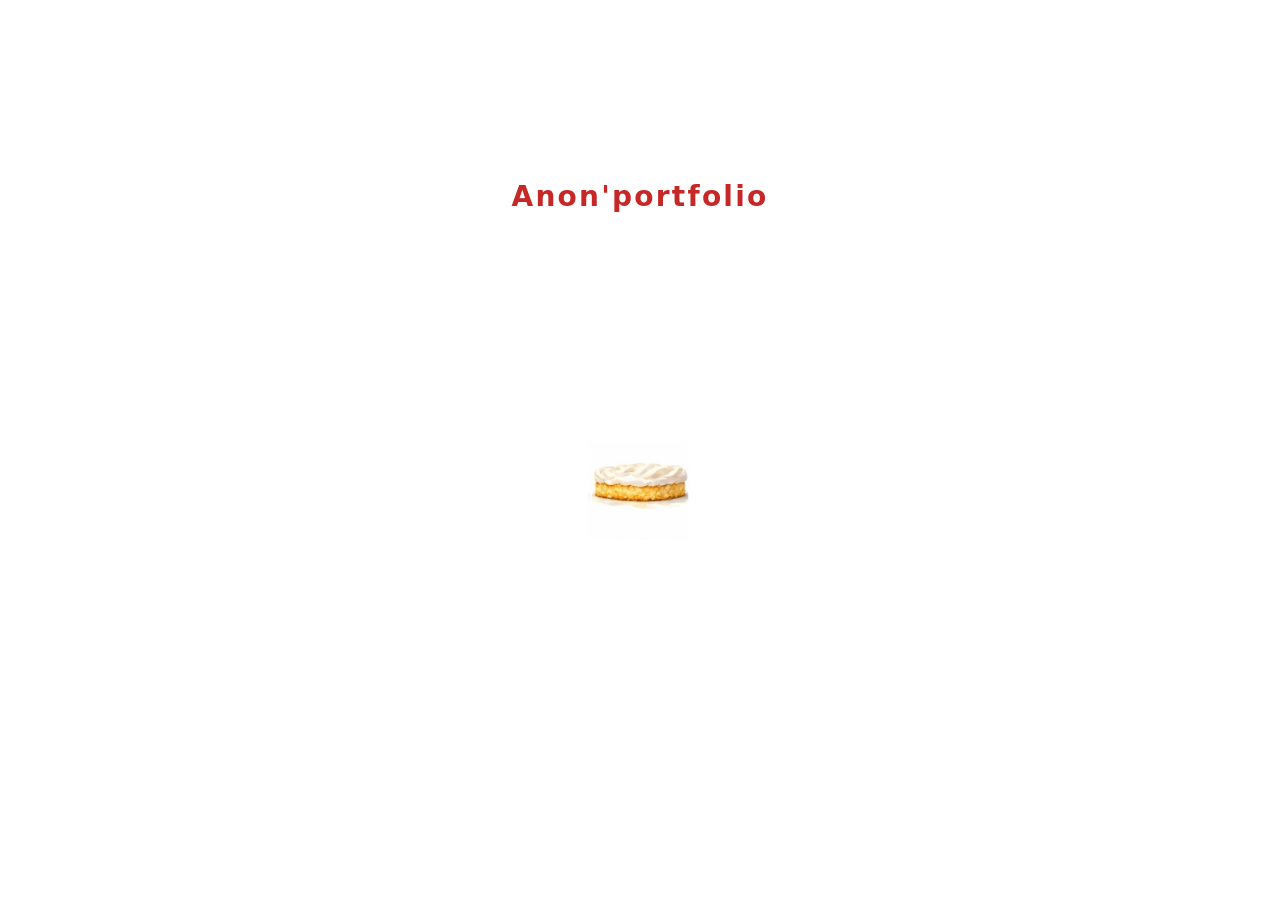
<file: index.html>
<!DOCTYPE html>
<html lang="ja">
<head>
  <meta charset="UTF-8">
  <title>Anon'portfolio</title>
  <link rel="stylesheet" href="style.css">
</head>
<body>

  <h1>Anon'portfolio</h1>

  <div class="cake-container">
  
  </div>

  <script src="script.js"></script>
</body>
</html>
</file>
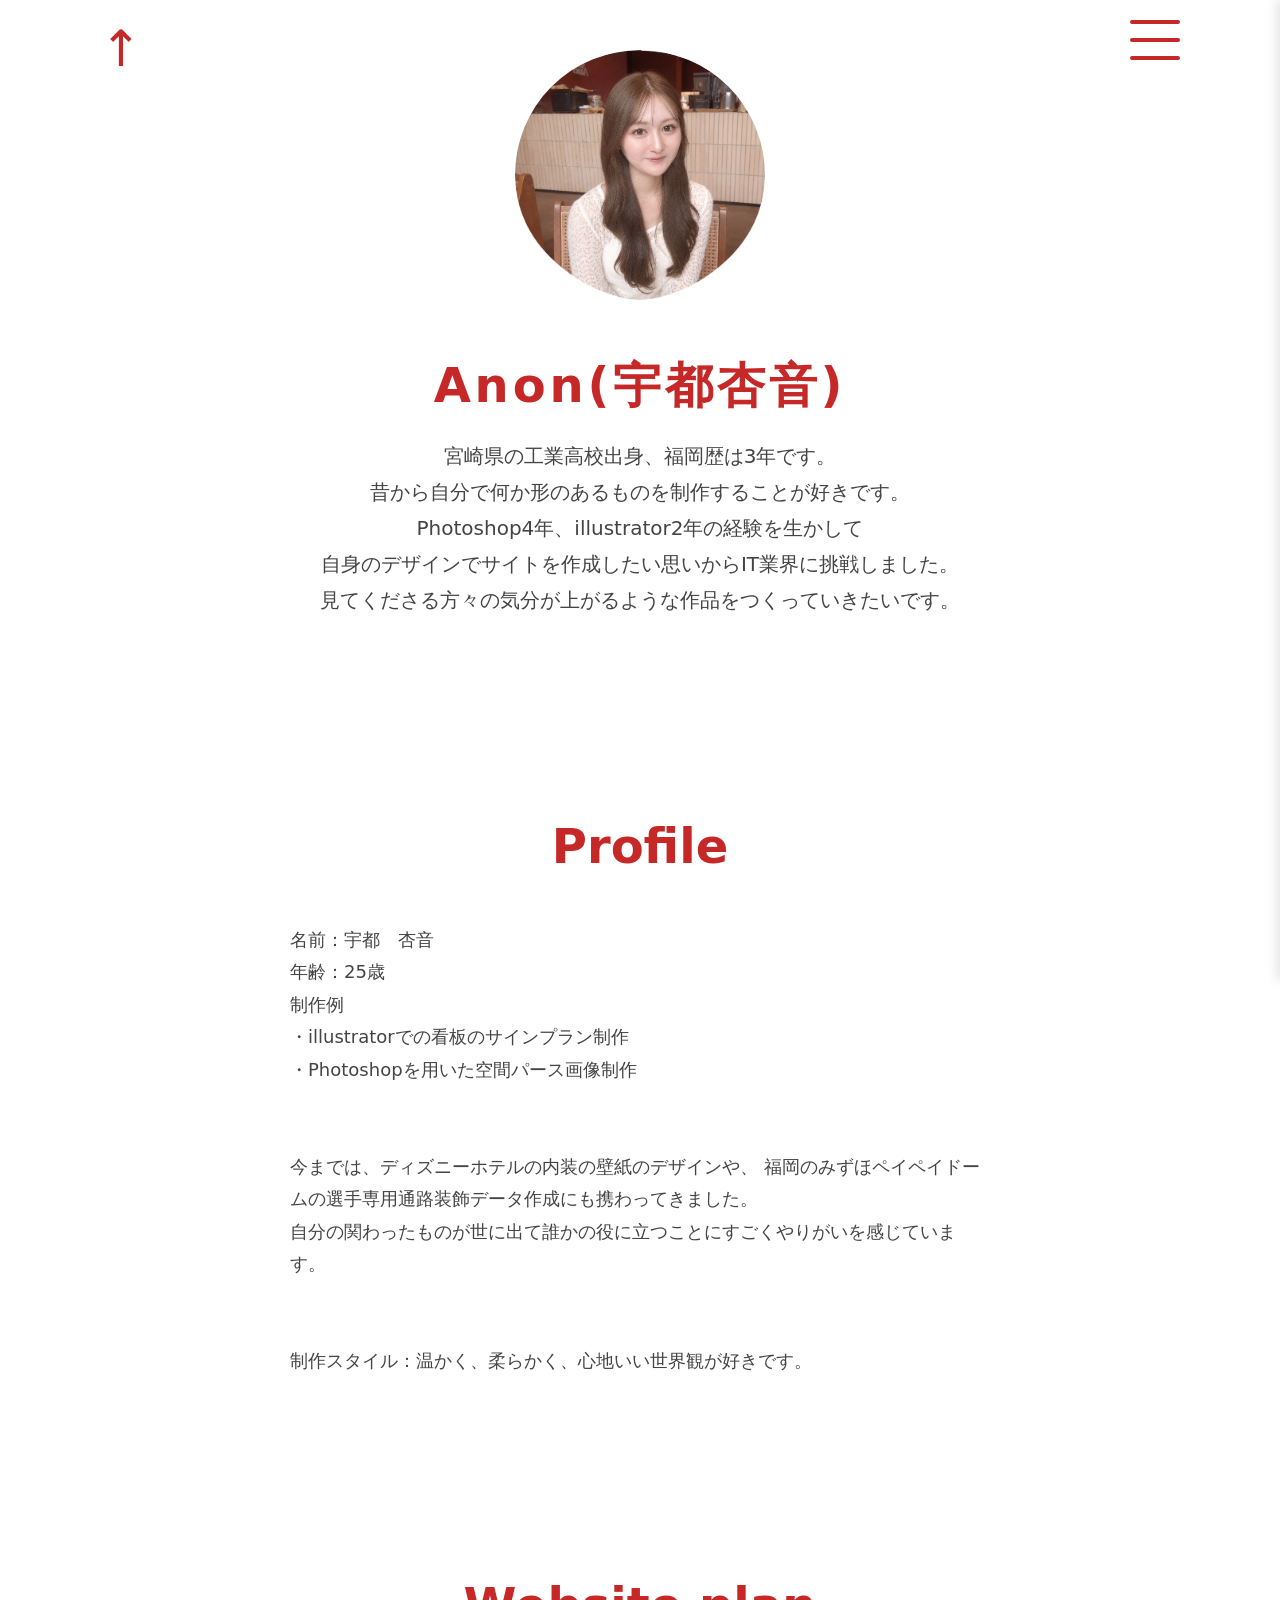
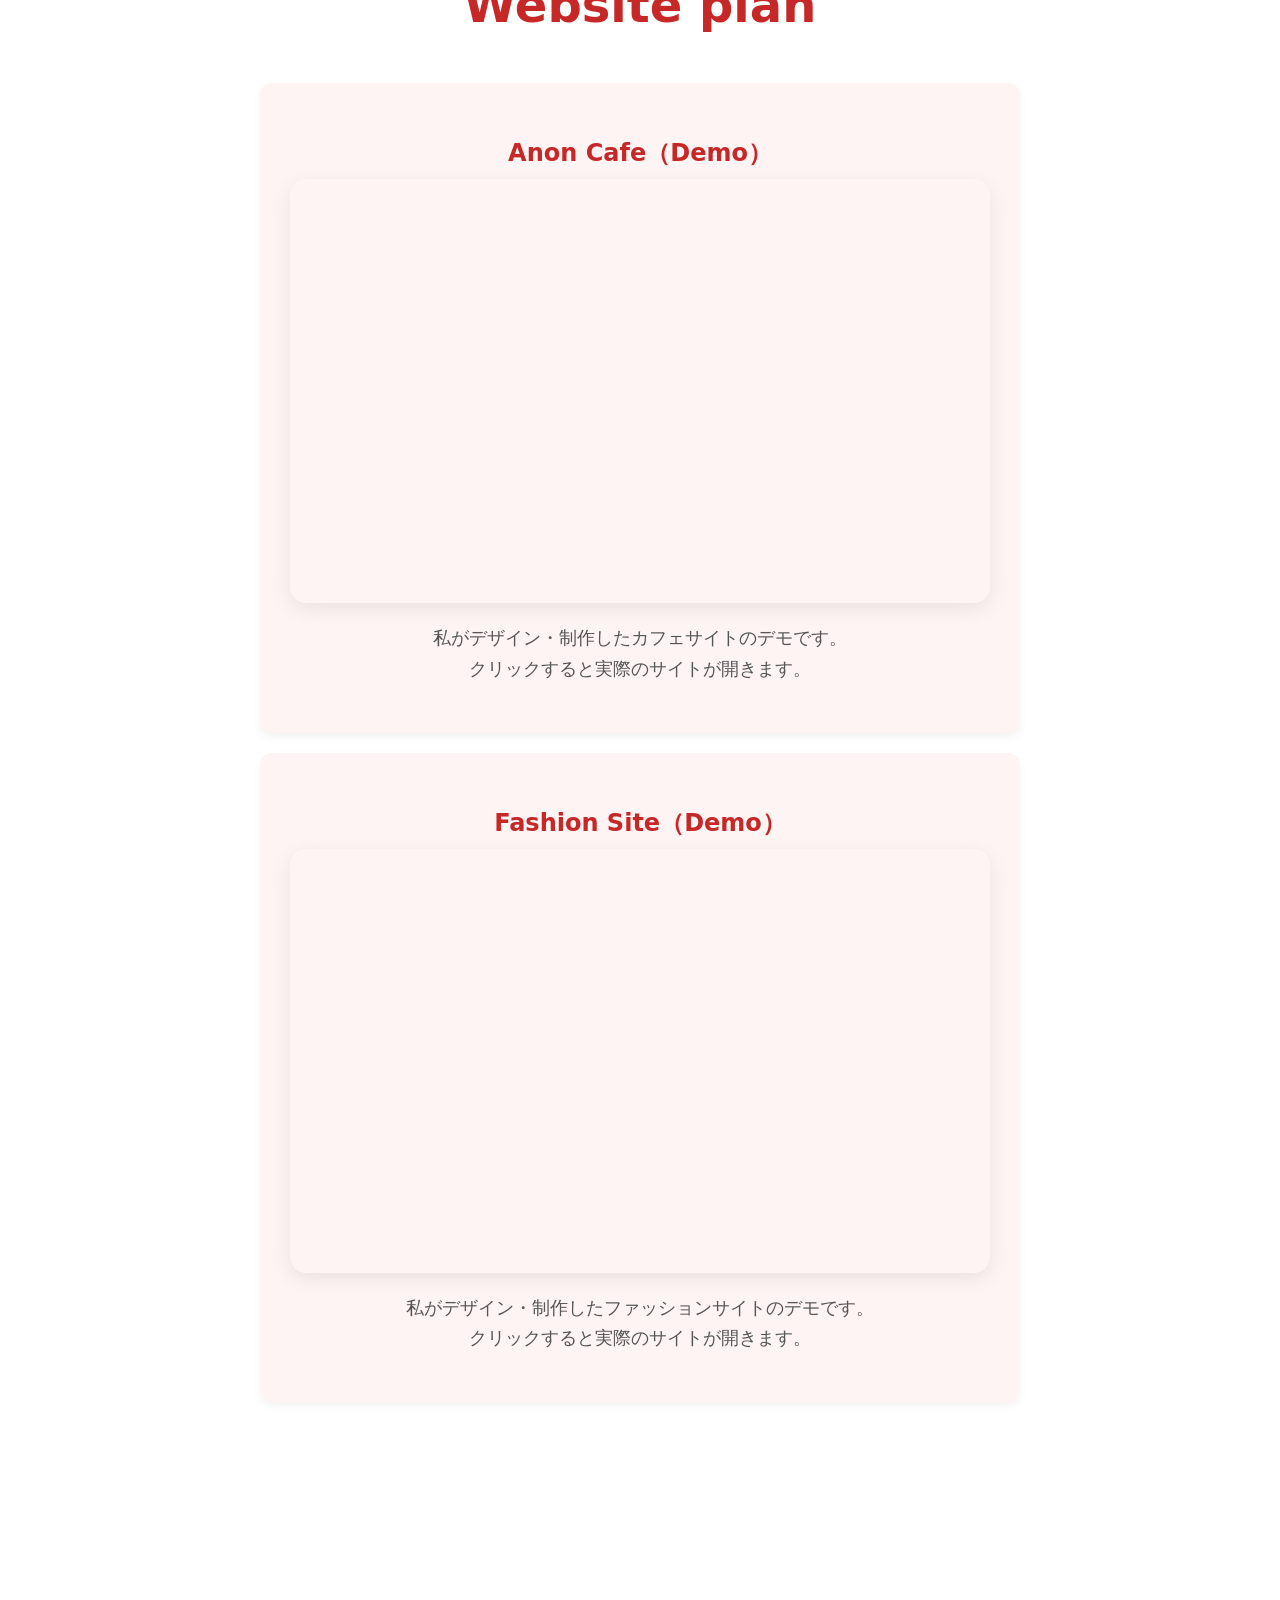
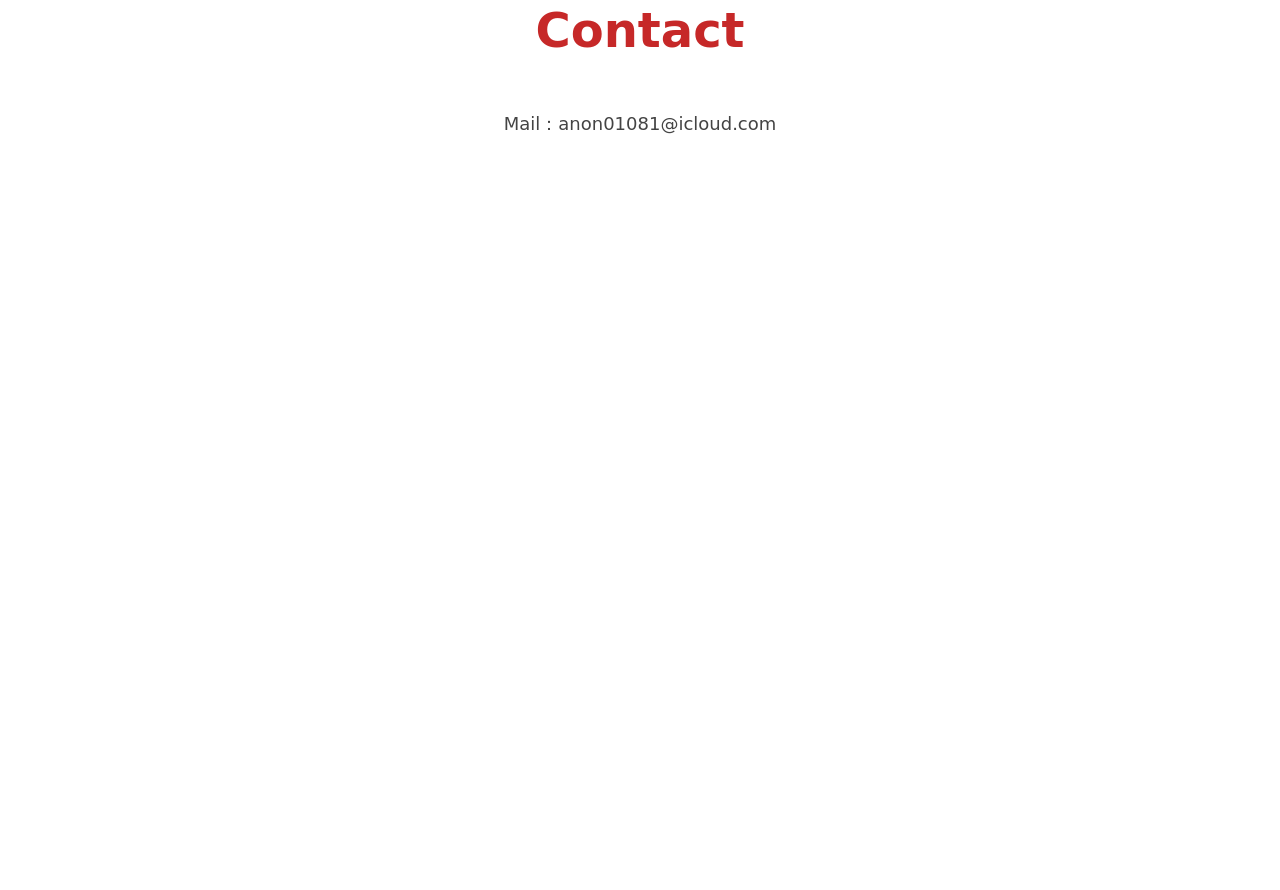
<file: home.html>
<!DOCTYPE html>
<html lang="ja">
<head>
  <meta charset="UTF-8">
  <meta name="viewport" content="width=device-width, initial-scale=1.0">
  <title>Anon' Portfolio</title>

  <!-- 共通CSS -->
  <link rel="stylesheet" href="style.css">

  <!-- HP専用CSS -->
  <link rel="stylesheet" href="home.css">
</head>
<body>

  <!-- 左上：トップへ戻る、右上：ハンバーガー -->
  <div class="header-icons">
    <div class="back-arrow" onclick="window.scrollTo({ top: 0, behavior: 'smooth' })">↑</div>

    <div class="hamburger" id="hamburger">
      <span></span>
      <span></span>
      <span></span>
    </div>
  </div>

  <!-- ハンバーガーメニュー -->
  <nav class="menu" id="menu">
    <ul>
      <li><a href="#profile">プロフィール</a></li>
      <li><a href="#works">作品一覧</a></li>
      <li><a href="#contact">お問い合わせ</a></li>
    </ul>
  </nav>

  <!-- メインコンテンツ -->
  <main class="content">
    <!-- Profile画像 -->
    <div class="profile-image fadein">
    <img src="profile.png" alt="プロフィール画像">
    </div>


    <!-- Hero セクション -->
    <section class="hero fadein">
      <h1 class="hero-title">Anon(宇都杏音)</h1>
      <p class="hero-copy">
        宮崎県の工業高校出身、福岡歴は3年です。<br>
        昔から自分で何か形のあるものを制作することが好きです。<br>
        Photoshop4年、illustrator2年の経験を生かして<br>
        自身のデザインでサイトを作成したい思いからIT業界に挑戦しました。<br>
        見てくださる方々の気分が上がるような作品をつくっていきたいです。
      </p>
    </section>

    <!-- Profile セクション -->
    <section class="profile fadein" id="profile">
      <h2 class="section-title">Profile</h2>
      <p class="profile-text">
        名前：宇都　杏音<br>
        年齢：25歳<br>
        制作例<br>
        ・illustratorでの看板のサインプラン制作<br>
        ・Photoshopを用いた空間パース画像制作<br>
        <br>
        <br>
        今までは、ディズニーホテルの内装の壁紙のデザインや、
        福岡のみずほペイペイドームの選手専用通路装飾データ作成にも携わってきました。<br>
自分の関わったものが世に出て誰かの役に立つことにすごくやりがいを感じています。
        <br>
<br>
<br>
        制作スタイル：温かく、柔らかく、心地いい世界観が好きです。<br>
      </p>
    </section>

    <!-- Works セクション -->
    <section class="works fadein" id="works">
      <h2 class="section-title">Website plan</h2>

      <div class="work-item fadein">
  <h3 class="work-title">Anon Cafe（Demo）</h3>

  <div class="iframe-wrap">
    <a href="https://ann081-onn.github.io/anon-cafe/" 
       target="_blank" 
       class="iframe-link"></a>

    <iframe 
      src="https://ann081-onn.github.io/anon-cafe/" 
      class="work-iframe">
    </iframe>
  </div>

  <p class="work-desc">
    私がデザイン・制作したカフェサイトのデモです。<br>
    クリックすると実際のサイトが開きます。
  </p>
</div>

<div class="work-item fadein">
  <h3 class="work-title">Fashion Site（Demo）</h3>

  <div class="iframe-wrap">
    <a href="https://ann081-onn.github.io/fashion-site/" 
       target="_blank" 
       class="iframe-link"></a>

    <iframe 
      src="https://ann081-onn.github.io/fashion-site/" 
      class="work-iframe">
    </iframe>
  </div>

  <p class="work-desc">
    私がデザイン・制作したファッションサイトのデモです。<br>
    クリックすると実際のサイトが開きます。
  </p>
</div>



    </section>

    <!-- Contact セクション -->
<section class="contact" id="contact">

      <h2 class="section-title">Contact</h2>
      <p class="contact-text">
        
        Mail：anon01081@icloud.com<br>
      </p>
    </section>

  </main>

  <div class="bottom-space"></div>


  <!-- JS -->
  <script src="home.js"></script>

  <!-- スクロールアニメーション -->
  <script>
    const fadeElems = document.querySelectorAll('.fadein');

    const fadeInOnScroll = () => {
      fadeElems.forEach(elem => {
        const rect = elem.getBoundingClientRect();
        if (rect.top < window.innerHeight - 100) {
          elem.classList.add('show');
        }
      });
    };

    window.addEventListener('scroll', fadeInOnScroll);
    window.addEventListener('load', fadeInOnScroll);
  </script>

</body>
</html>
</file>
<file: style.css>
body {
  margin: 0;
  padding: 0;
  width: 100%;
  height: 100vh;
  overflow-x: hidden;

  display: flex;
  flex-direction: column;
  align-items: center;     /* 横だけ中央揃え */
  justify-content: flex-start; /* ← これで上から並ぶ */

  background: #ffffff;
  color: #c62828;
  font-family: "Hiragino Sans", "Yu Gothic", system-ui, sans-serif;
}


h1 {
  margin-top: 180px;
  margin-bottom: 20px;
  font-size: 28px;
  letter-spacing: 0.08em;
  z-index: 10;

  opacity: 0;
  animation: fadeInTitle 1.2s ease-out forwards;
}

@keyframes fadeInTitle {
  0% {
    opacity: 0;
    transform: translateY(-20px);
  }
  100% {
    opacity: 1;
    transform: translateY(0);
  }
}



.cake-container {
  position: absolute;
  top: 50%;
  transform: translateY(-50%); /* ← 完全に中央に来る */
  width: 800px;
  height: 800px;
}

.cake-img {
  position: absolute;
  top: 0;
  left: 0;
  width: 800px;
  height: 800px;
  object-fit: contain;

  opacity: 0;
  transform: scale(1.05); /* ← 少し大きくしてふわっと感 */
  transition: opacity 1.6s ease, transform 1.6s ease; /* ← ゆっくり柔らかく */
}

.cake-img.show {
  opacity: 1;
  transform: scale(1); /* ← ふわっと縮んでくる */
}
</file>
<file: home.css>
/* HP のレイアウトをトップページの中央寄せから解除 */
body {
  display: block !important;
  margin: 0;
  padding: 0;
  width: 100%;
}

/* 左右のアイコン配置 */
.header-icons {
  position: fixed;
  top: 20px;
  left: 0;
  right: 0;
  width: 100%;
  display: flex;
  justify-content: space-between;
  z-index: 300;
}

.back-arrow {
  margin-left: 100px;
  font-size: 50px;
  cursor: pointer;
  user-select: none;
  color: #c62828;
  transition: opacity 0.2s ease;
}

.hamburger {
  margin-right: 100px;
  width: 50px;
  height: 40px;
  display: flex;
  flex-direction: column;
  justify-content: space-between;
  cursor: pointer;
}

.hamburger span {
  display: block;
  height: 4px;
  background: #c62828;
  border-radius: 2px;
  transition: 0.3s ease;
}

/* メニュー */
.menu {
  position: fixed;
  top: 0;
  right: -250px;
  width: 250px;
  height: 100vh;
  background: #fff4f4;
  box-shadow: -4px 0 10px rgba(0,0,0,0.1);
  transition: right 0.4s ease;
  padding-top: 80px;
  z-index: 9999;
}

.menu.open {
  right: 0;
}

.menu ul {
  list-style: none;
  padding: 0;
  margin: 0;
}

.menu li {
  margin: 20px 0;
  text-align: center;
}

.menu a {
  text-decoration: none;
  color: #c62828;
  font-size: 20px;
}

/* メインコンテンツ */
.content {
  padding-top: 0px;
  text-align: center;
}

.profile-image{
    text-align: center;
    margin: 50px 0 50px;
}

.profile-image img{
    width: 250px;
    max-width: 80%;
    border-radius: 50%;
    object-fit: cover;
}

/* ===== Hero ===== */
.hero {
  margin-bottom: 0;
  padding-bottom: 0;
  text-align: center;
  animation: fadeIn 1.2s ease forwards;
}

.hero-title{
  font-size: 48px;
  font-weight: bold;
  color: #c62828;

  margin-top: 20px;
  margin-bottom: 20px;

  opacity: 0;
  animation: slideUp 1s ease forwards;
}

.hero-copy {
  font-size: 20px;
  line-height: 1.8;
  color: #444;
  opacity: 0;
  animation: fadeIn 1.5s ease forwards;
  animation-delay: 0.3s;
}

/* アニメーション */
@keyframes fadeIn {
  from { opacity: 0; }
  to   { opacity: 1; }
}

@keyframes slideUp {
  from { opacity: 0; transform: translateY(20px); }
  to   { opacity: 1; transform: translateY(0); }
}

/* ===== Section 共通 ===== */
.section-title {
  font-size: 48px;
  color: #c62828;
  margin: 200px 0 50px;
  text-align: center;
  animation: fadeIn 1s ease forwards;
}

/* ===== Profile ===== */
.profile-text {
  font-size: 18px;
  line-height: 1.8;
  color: #444;
  text-align: left;
  max-width: 700px;
  margin: 0 auto;
  animation: fadeIn 1.2s ease forwards;
}

/* ===== Works ===== */
.works {
  margin-top: 40px;
}

.work-item {
  background: #fff4f4;
  border-radius: 12px;
  padding: 30px;
  margin: 20px auto;
  max-width: 700px;
  box-shadow: 0 4px 10px rgba(0,0,0,0.05);
  animation: fadeIn 1.2s ease forwards;
}

.work-title {
  font-size: 24px;
  color: #c62828;
  margin-bottom: 10px;
}

.work-desc {
  font-size: 18px;
  color: #555;
  line-height: 1.7;
}

/* ===== Contact ===== */
.contact-text {
  font-size: 18px;
  line-height: 1.8;
  color: #444;
  text-align: center;
  max-width: 700px;
  margin: 0 auto 300px; /* ← ここだけで余白を管理 */
  animation: fadeIn 1.2s ease forwards;
}


/* ===== fadein ===== */
.fadein {
  opacity: 0;
  transform: translateY(0); /* ← 余白が潰れない */
  transition: all 0.8s ease;
}

.fadein.show {
  opacity: 1;
  transform: translateY(0);
}

/* ===== iframe ===== */
.iframe-wrap {
  width: 100%;
  max-width: 700px;
  margin: 0 auto 20px;
  border-radius: 16px;
  overflow: hidden;
  box-shadow: 0 6px 20px rgba(0,0,0,0.08);
  animation: fadeIn 1.2s ease forwards;
  position: relative;
}

.work-iframe {
  width: 100%;
  height: 420px;
  border: none;
  transform: scale(1);
  transition: transform 0.4s ease;
}

.iframe-wrap:hover .work-iframe {
  transform: scale(1.02);
}

.iframe-link {
  position: absolute;
  top: 0;
  left: 0;
  width: 100%;
  height: 100%;
  z-index: 10;
  display: block;
}


.bottom-space {
  height: 50%; /* ← 好きな余白に調整 */
}

/* =========================
   iPhone対応
========================= */
@media (max-width: 768px){

  .back-arrow{
    margin-left: 20px;
    font-size: 36px;
  }

  .hamburger{
    margin-right: 20px;
    width: 40px;
    height: 30px;
  }

  .hero-title{
    font-size: 32px;
    line-height: 1.3;
  }

  .hero-copy{
    font-size: 16px;
    padding: 0 20px;
  }

  .section-title{
    font-size: 32px;
    margin: 120px 0 30px;
  }

  .profile-text{
    font-size: 16px;
    padding: 0 20px;
  }

  .work-item{
    width: calc(100% - 40px);
    padding: 20px;
  }

  .work-title{
    font-size: 20px;
  }

  .work-desc{
    font-size: 16px;
  }

  .iframe-wrap{
    width: calc(100% - 20px);
  }

  .work-iframe{
    height: 250px;
  }

  .contact-text{
    font-size: 16px;
    padding: 0 20px;
    margin-bottom: 150px;
  }

  .profile-image img{
    width: 180px;
  }

  .menu{
    width: 220px;
  }

  .menu a{
    font-size: 18px;
  }
}
@media (max-width: 768px){

  .content{
    padding-left: 20px;
    padding-right: 20px;
  }

  .hero{
    padding-left: 20px;
    padding-right: 20px;
  }

  .profile-text,
  .contact-text{
    padding-left: 20px;
    padding-right: 20px;
  }

}
@media (max-width: 768px){

  .work-item{
    width: calc(100% - 20px);
    box-sizing: border-box;
  }

}
@media (max-width: 768px){

  p{
    text-align: center;
    font-size: 16px;
  }

}
</file>
